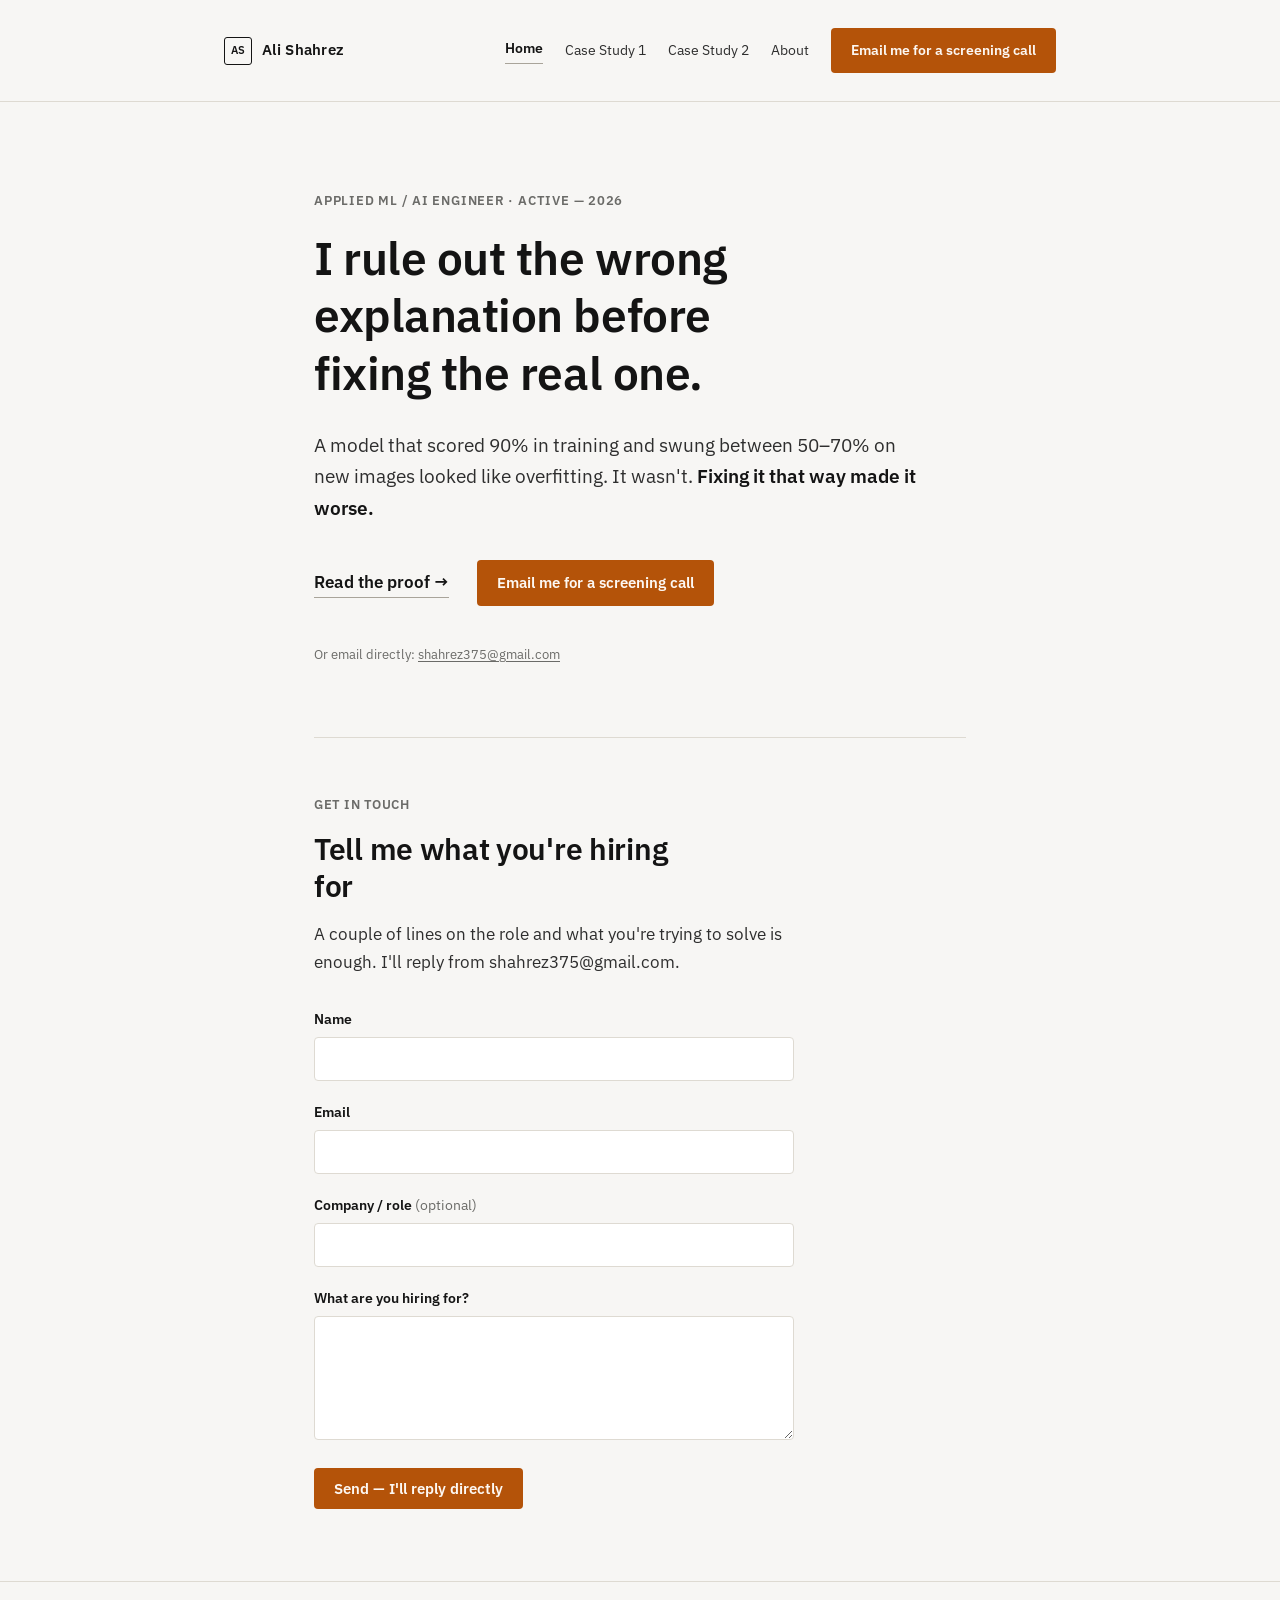
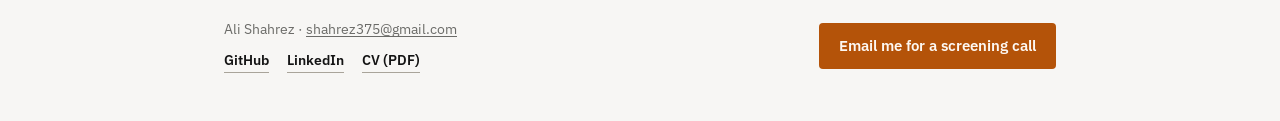
<file: index.html>
<!DOCTYPE html>
<html lang="en">
<head>
<meta charset="UTF-8">
<meta name="viewport" content="width=device-width, initial-scale=1.0">
<title>Ali Shahrez — Applied ML Engineer</title>
<meta name="description" content="I rule out the wrong explanation before fixing the real one. Applied ML portfolio — lung cancer detection CNN ensemble case study.">
<link rel="canonical" href="https://ml-portfolio-ali-shahrez.netlify.app/">
<meta property="og:type" content="website">
<meta property="og:title" content="Ali Shahrez — Applied ML Engineer">
<meta property="og:description" content="I rule out the wrong explanation before fixing the real one. Applied ML portfolio — lung cancer detection CNN ensemble case study.">
<meta property="og:image" content="https://ml-portfolio-ali-shahrez.netlify.app/assets/og-image.png">
<meta property="og:url" content="https://ml-portfolio-ali-shahrez.netlify.app/">
<meta name="twitter:card" content="summary_large_image">
<meta name="twitter:title" content="Ali Shahrez — Applied ML Engineer">
<meta name="twitter:description" content="I rule out the wrong explanation before fixing the real one. Applied ML portfolio — lung cancer detection CNN ensemble case study.">
<meta name="twitter:image" content="https://ml-portfolio-ali-shahrez.netlify.app/assets/og-image.png">
<link rel="icon" href="data:image/svg+xml,<svg xmlns=%22http://www.w3.org/2000/svg%22 viewBox=%220 0 32 32%22><rect width=%2232%22 height=%2232%22 rx=%224%22 fill=%22%23141414%22/><text x=%2216%22 y=%2221%22 font-family=%22IBM Plex Sans, sans-serif%22 font-weight=%22600%22 font-size=%2213%22 fill=%22%23F7F6F4%22 text-anchor=%22middle%22>AS</text></svg>">
<link rel="preconnect" href="https://fonts.googleapis.com">
<link rel="preconnect" href="https://fonts.gstatic.com" crossorigin>
<link href="https://fonts.googleapis.com/css2?family=IBM+Plex+Sans:wght@400;600&display=swap" rel="stylesheet">
<link rel="stylesheet" href="styles.css">
</head>
<body>

<a class="skip-link" href="#main">Skip to content</a>

<header class="site-header">
  <div class="wrap-wide">
    <a class="wordmark" href="index.html">
      <span class="mark">AS</span> Ali Shahrez
    </a>
    <nav class="site-nav" aria-label="Primary">
      <a href="index.html" class="current">Home</a>
      <a href="case-study-1.html">Case Study 1</a>
      <a href="case-study-2.html">Case Study 2</a>
      <a href="about.html">About</a>
      <a class="cta-button" href="#contact">Email me for a screening call</a>
    </nav>
  </div>
</header>

<main id="main">
  <div class="wrap">
    <section class="hero">
      <p class="eyebrow">Applied ML / AI engineer · Active — 2026</p>
      <h1>I rule out the wrong explanation before fixing the real one.</h1>
      <p class="hook">
        A model that scored 90% in training and swung between 50–70% on new images
        looked like overfitting. It wasn't.
        <span class="turn">Fixing it that way made it worse.</span>
      </p>
      <div class="hero-actions">
        <a class="plain-link" href="case-study-1.html">Read the proof →</a>
        <a class="cta-button" href="#contact">Email me for a screening call</a>
        <span class="cta-fallback">Or email directly: <a href="mailto:shahrez375@gmail.com?subject=Screening%20call">shahrez375@gmail.com</a></span>
      </div>
    </section>

    <section class="contact-section" id="contact">
      <p class="cs-kicker">Get in touch</p>
      <h2>Tell me what you're hiring for</h2>
      <p class="contact-intro">
        A couple of lines on the role and what you're trying to solve is enough.
        I'll reply from shahrez375@gmail.com.
      </p>

      <form name="contact" method="POST" data-netlify="true" netlify-honeypot="bot-field" id="contact-form" class="contact-form">
        <input type="hidden" name="form-name" value="contact">
        <p class="hp-field" aria-hidden="true">
          <label>Leave this field blank: <input name="bot-field" tabindex="-1" autocomplete="off"></label>
        </p>

        <div class="form-row">
          <label for="name">Name</label>
          <input type="text" id="name" name="name" required>
        </div>

        <div class="form-row">
          <label for="email">Email</label>
          <input type="email" id="email" name="email" required>
        </div>

        <div class="form-row">
          <label for="company">Company / role <span class="optional">(optional)</span></label>
          <input type="text" id="company" name="company">
        </div>

        <div class="form-row">
          <label for="message">What are you hiring for?</label>
          <textarea id="message" name="message" rows="5" required></textarea>
        </div>

        <button type="submit" class="cta-button">Send — I'll reply directly</button>
      </form>

      <p class="form-status form-success" id="form-success" hidden>
        Sent — that reached me. I'll reply from shahrez375@gmail.com.
      </p>
      <p class="form-status form-error" id="form-error" hidden>
        That didn't go through. Email me directly instead:
        <a href="mailto:shahrez375@gmail.com?subject=Screening%20call">shahrez375@gmail.com</a>
      </p>
    </section>
  </div>
</main>

<footer class="site-footer">
  <div class="wrap-wide">
    <div class="foot-info">
      <p class="foot-meta">Ali Shahrez · <a href="mailto:shahrez375@gmail.com?subject=Screening%20call">shahrez375@gmail.com</a></p>
      <div class="foot-links">
        <a class="plain-link" href="https://github.com/Ali-Shahrez" target="_blank" rel="noopener">GitHub</a>
        <a class="plain-link" href="https://www.linkedin.com/in/ali-shahrez-608b70324/" target="_blank" rel="noopener">LinkedIn</a>
        <a class="plain-link" href="assets/CV.pdf" target="_blank" rel="noopener">CV (PDF)</a>
      </div>
    </div>
    <a class="cta-button" href="#contact">Email me for a screening call</a>
  </div>
</footer>

<script src="assets/copy-email.js" defer></script>
<script src="assets/contact-form.js" defer></script>
</body>
</html>
</file>
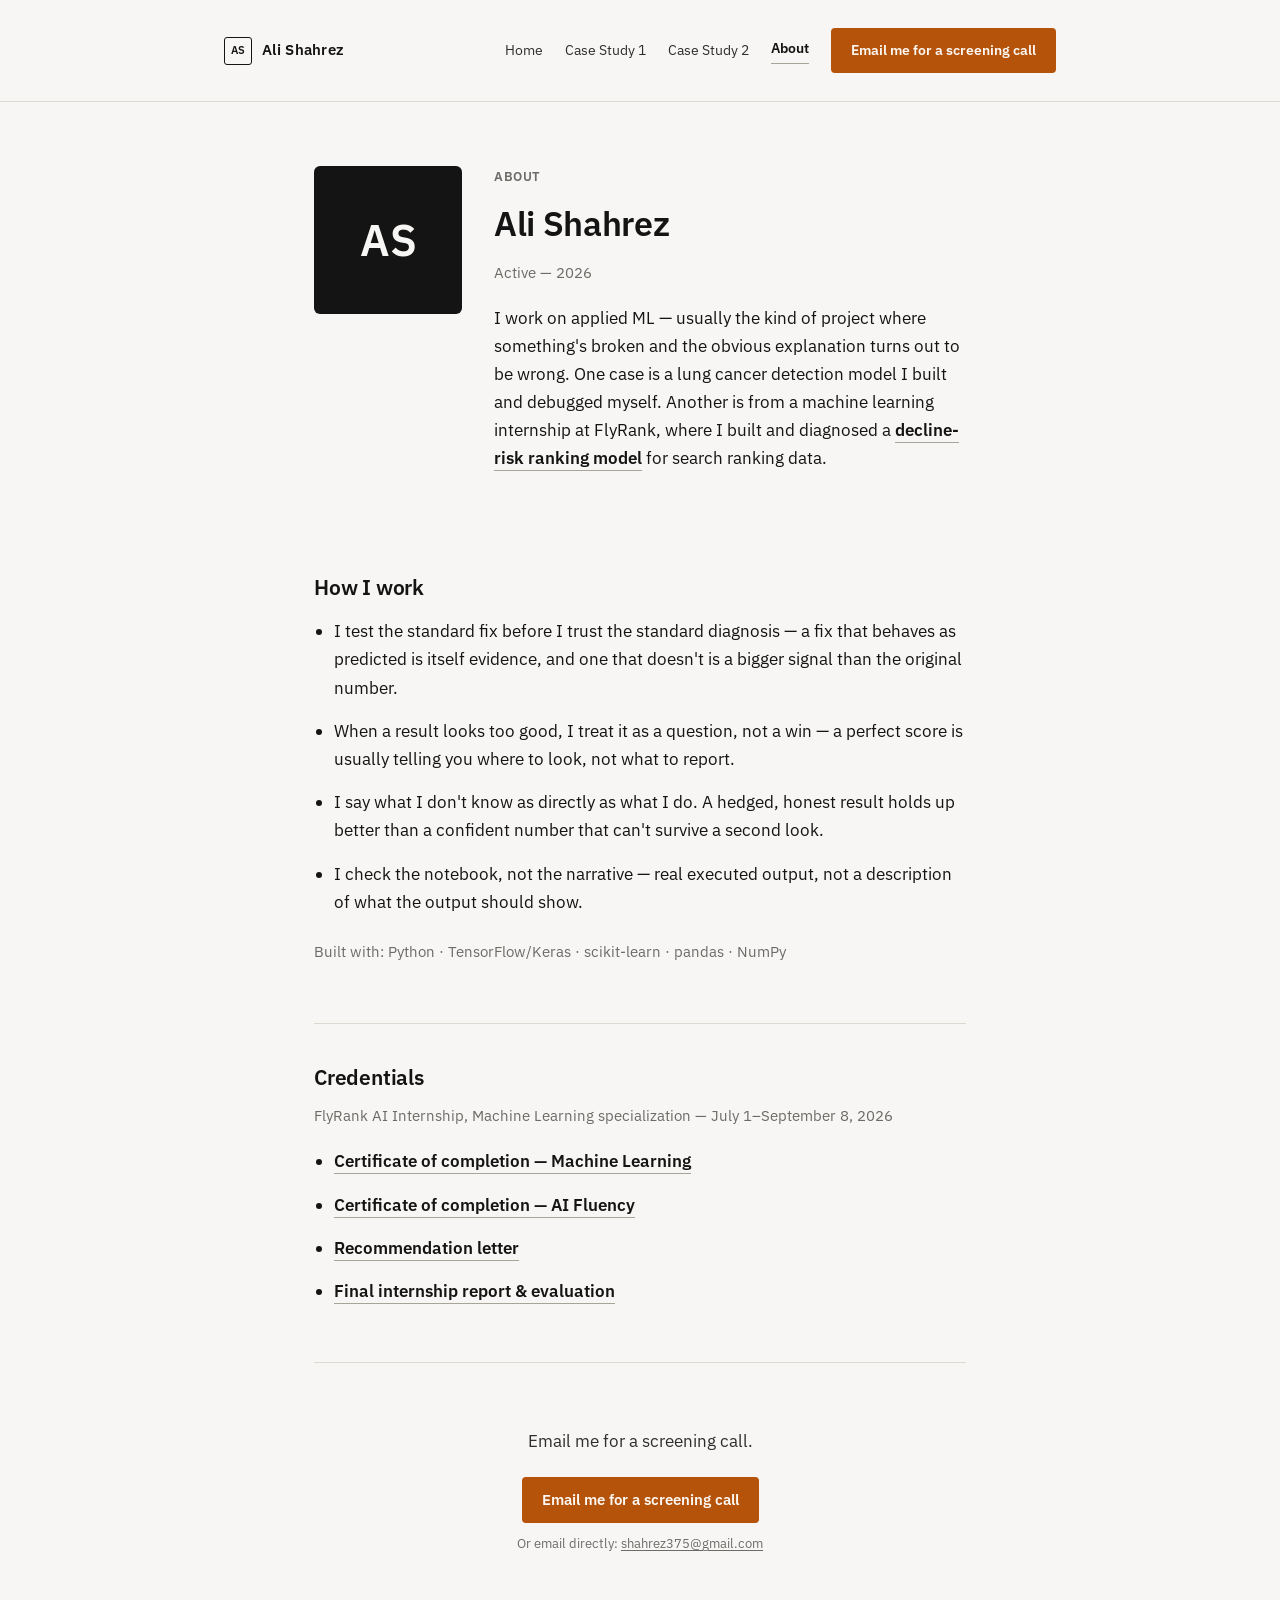
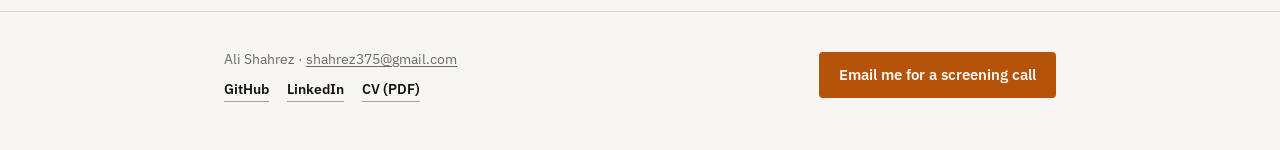
<file: about.html>
<!DOCTYPE html>
<html lang="en">
<head>
<meta charset="UTF-8">
<meta name="viewport" content="width=device-width, initial-scale=1.0">
<title>About — Ali Shahrez</title>
<meta name="description" content="Applied ML engineer. I work on the kind of project where something's broken and the obvious explanation turns out to be wrong.">
<link rel="canonical" href="https://ml-portfolio-ali-shahrez.netlify.app/about.html">
<meta property="og:type" content="website">
<meta property="og:title" content="About — Ali Shahrez">
<meta property="og:description" content="Applied ML engineer. I work on the kind of project where something's broken and the obvious explanation turns out to be wrong.">
<meta property="og:image" content="https://ml-portfolio-ali-shahrez.netlify.app/assets/og-image.png">
<meta property="og:url" content="https://ml-portfolio-ali-shahrez.netlify.app/about.html">
<meta name="twitter:card" content="summary_large_image">
<meta name="twitter:title" content="About — Ali Shahrez">
<meta name="twitter:description" content="Applied ML engineer. I work on the kind of project where something's broken and the obvious explanation turns out to be wrong.">
<meta name="twitter:image" content="https://ml-portfolio-ali-shahrez.netlify.app/assets/og-image.png">
<link rel="icon" href="data:image/svg+xml,<svg xmlns=%22http://www.w3.org/2000/svg%22 viewBox=%220 0 32 32%22><rect width=%2232%22 height=%2232%22 rx=%224%22 fill=%22%23141414%22/><text x=%2216%22 y=%2221%22 font-family=%22IBM Plex Sans, sans-serif%22 font-weight=%22600%22 font-size=%2213%22 fill=%22%23F7F6F4%22 text-anchor=%22middle%22>AS</text></svg>">
<link rel="preconnect" href="https://fonts.googleapis.com">
<link rel="preconnect" href="https://fonts.gstatic.com" crossorigin>
<link href="https://fonts.googleapis.com/css2?family=IBM+Plex+Sans:wght@400;600&display=swap" rel="stylesheet">
<link rel="stylesheet" href="styles.css">
</head>
<body>

<a class="skip-link" href="#main">Skip to content</a>

<header class="site-header">
  <div class="wrap-wide">
    <a class="wordmark" href="index.html">
      <span class="mark">AS</span> Ali Shahrez
    </a>
    <nav class="site-nav" aria-label="Primary">
      <a href="index.html">Home</a>
      <a href="case-study-1.html">Case Study 1</a>
      <a href="case-study-2.html">Case Study 2</a>
      <a href="about.html" class="current">About</a>
      <a class="cta-button" href="index.html#contact">Email me for a screening call</a>
    </nav>
  </div>
</header>

<main id="main">
  <div class="wrap">

    <div class="about-hero">
      <!-- TEMPORARY: monogram placeholder, not a to-do note. Swap for the real
           head-and-shoulders bio photo as soon as it's ready — no AI-generated
           or stock photo here, this is the one place on the site where the
           subject is a real person, per the image-curation call. -->
      <div class="bio-photo-slot" aria-hidden="true"><span class="mono">AS</span></div>
      <div>
        <p class="cs-kicker" style="margin-top:0;">About</p>
        <h1 style="font-size: clamp(26px, 4vw, 34px); max-width: 18ch;">Ali Shahrez</h1>
        <p class="cs-meta" style="margin-top: 6px;">Active — 2026</p>
        <p style="margin-top: 16px;">
          I work on applied ML — usually the kind of project where something's broken
          and the obvious explanation turns out to be wrong. One case is a lung cancer
          detection model I built and debugged myself. Another is from a machine
          learning internship at FlyRank, where I built and diagnosed a
          <a class="plain-link" href="case-study-2.html">decline-risk ranking model</a>
          for search ranking data.
        </p>
      </div>
    </div>

    <section class="beat">
      <h2>How I work</h2>
      <ul class="how-i-work">
        <li>I test the standard fix before I trust the standard diagnosis — a fix that behaves as predicted is itself evidence, and one that doesn't is a bigger signal than the original number.</li>
        <li>When a result looks too good, I treat it as a question, not a win — a perfect score is usually telling you where to look, not what to report.</li>
        <li>I say what I don't know as directly as what I do. A hedged, honest result holds up better than a confident number that can't survive a second look.</li>
        <li>I check the notebook, not the narrative — real executed output, not a description of what the output should show.</li>
      </ul>
      <p class="cs-meta" style="margin-top: 24px;">Built with: Python · TensorFlow/Keras · scikit-learn · pandas · NumPy</p>
    </section>

    <section class="beat">
      <h2>Credentials</h2>
      <p class="cs-meta" style="margin-top: 0;">FlyRank AI Internship, Machine Learning specialization — July 1–September 8, 2026</p>
      <ul class="how-i-work" style="margin-top: 14px;">
        <li><a class="plain-link" href="assets/flyrank-certificate-ml.pdf" target="_blank" rel="noopener">Certificate of completion — Machine Learning</a></li>
        <li><a class="plain-link" href="assets/flyrank-certificate-ai-fluency.pdf" target="_blank" rel="noopener">Certificate of completion — AI Fluency</a></li>
        <li><a class="plain-link" href="assets/flyrank-recommendation-letter.pdf" target="_blank" rel="noopener">Recommendation letter</a></li>
        <li><a class="plain-link" href="assets/flyrank-final-evaluation.pdf" target="_blank" rel="noopener">Final internship report &amp; evaluation</a></li>
      </ul>
    </section>

    <div class="closing-cta">
      <p>Email me for a screening call.</p>
      <a class="cta-button" href="index.html#contact">Email me for a screening call</a>
      <span class="cta-fallback">Or email directly: <a href="mailto:shahrez375@gmail.com?subject=Screening%20call">shahrez375@gmail.com</a></span>
    </div>

  </div>
</main>

<footer class="site-footer">
  <div class="wrap-wide">
    <div class="foot-info">
      <p class="foot-meta">Ali Shahrez · <a href="mailto:shahrez375@gmail.com?subject=Screening%20call">shahrez375@gmail.com</a></p>
      <div class="foot-links">
        <a class="plain-link" href="https://github.com/Ali-Shahrez" target="_blank" rel="noopener">GitHub</a>
        <a class="plain-link" href="https://www.linkedin.com/in/ali-shahrez-608b70324/" target="_blank" rel="noopener">LinkedIn</a>
        <a class="plain-link" href="assets/CV.pdf" target="_blank" rel="noopener">CV (PDF)</a>
      </div>
    </div>
    <a class="cta-button" href="index.html#contact">Email me for a screening call</a>
  </div>
</footer>

<script src="assets/copy-email.js" defer></script>
</body>
</html>
</file>
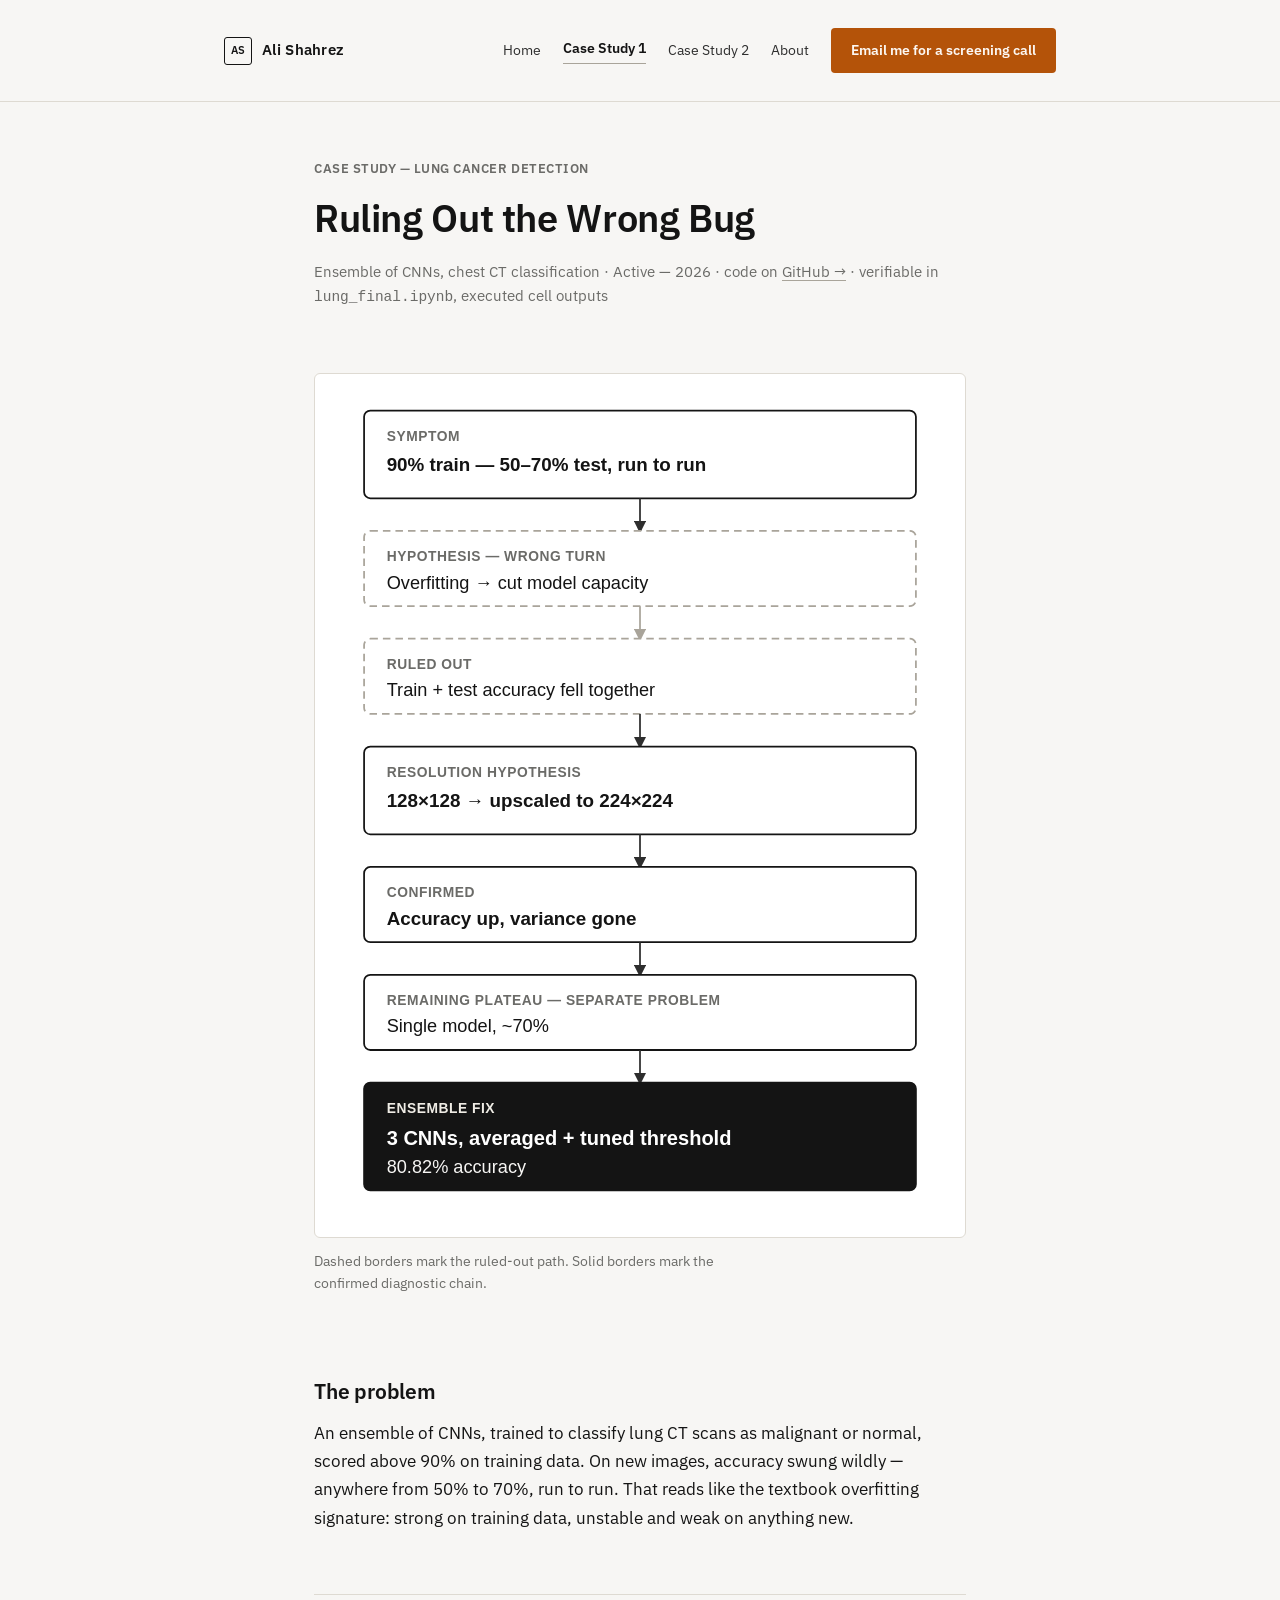
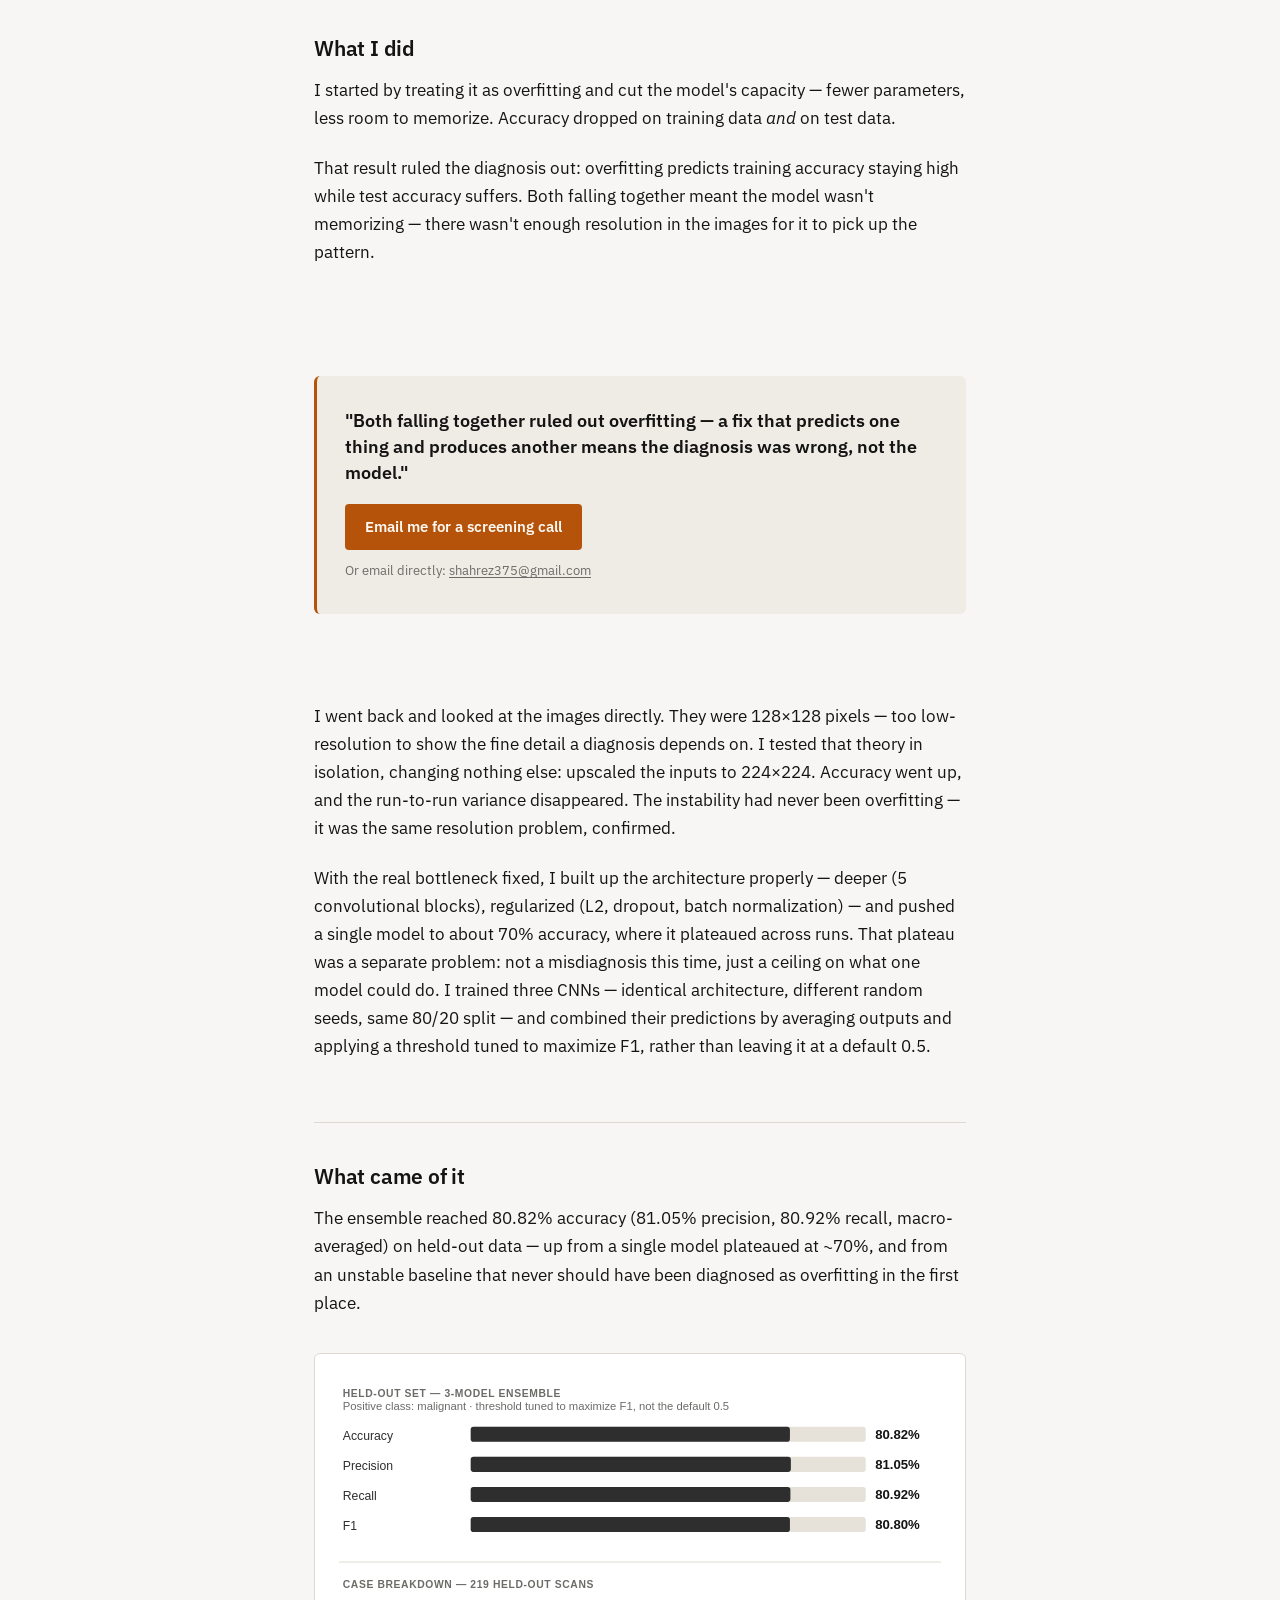
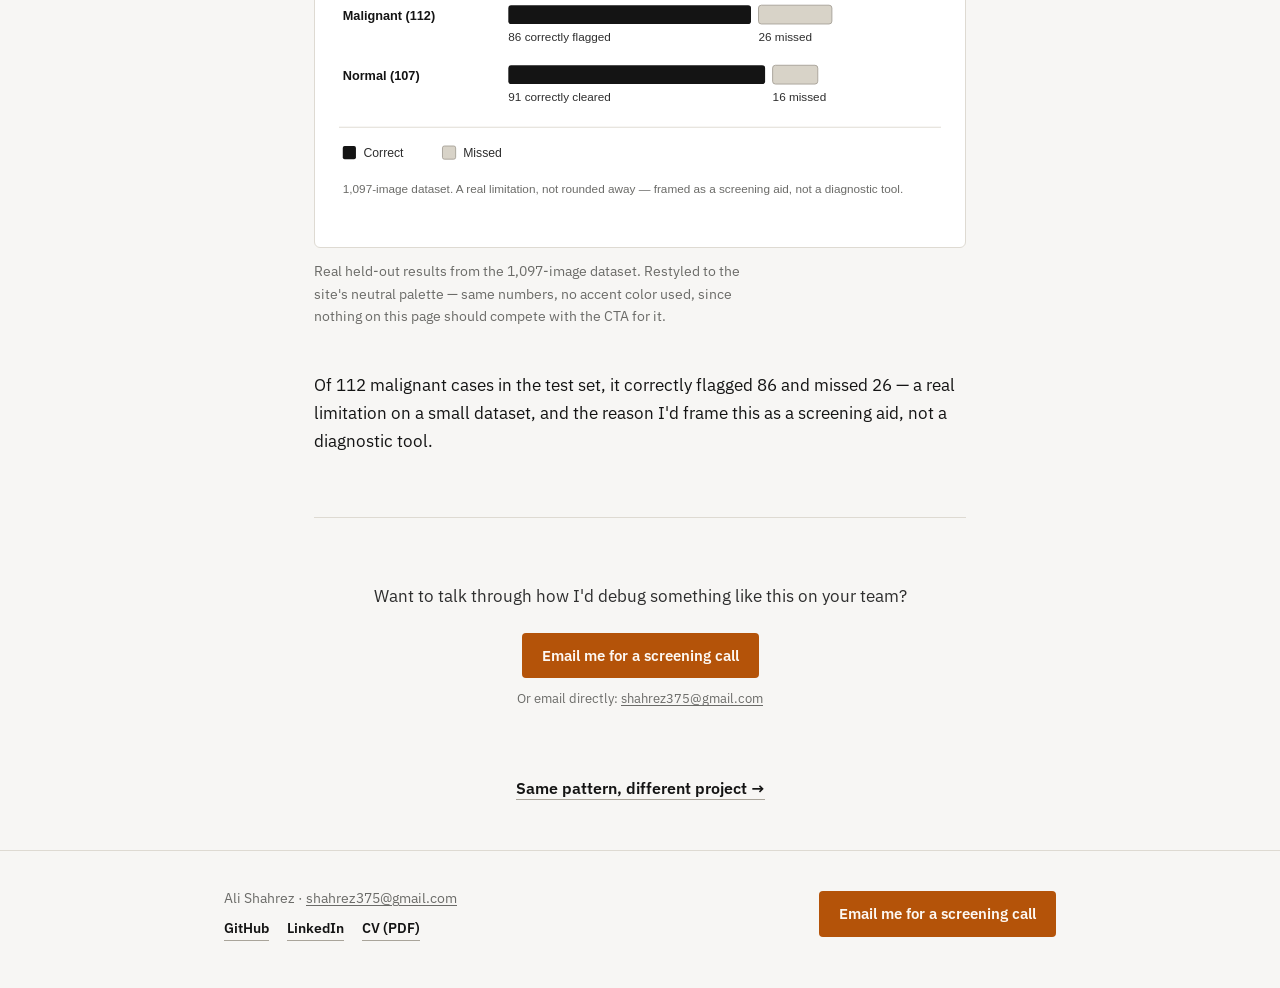
<file: case-study-1.html>
<!DOCTYPE html>
<html lang="en">
<head>
<meta charset="UTF-8">
<meta name="viewport" content="width=device-width, initial-scale=1.0">
<title>Case Study — Lung Cancer Detection: Ruling Out the Wrong Bug | Ali Shahrez</title>
<meta name="description" content="A model that scored 90% in training and swung 50–70% on new images looked like overfitting. It wasn't. Here's how I ruled it out and found the real cause.">
<link rel="canonical" href="https://ml-portfolio-ali-shahrez.netlify.app/case-study-1.html">
<meta property="og:type" content="article">
<meta property="og:title" content="Case Study — Lung Cancer Detection: Ruling Out the Wrong Bug | Ali Shahrez">
<meta property="og:description" content="A model that scored 90% in training and swung 50–70% on new images looked like overfitting. It wasn't. Here's how I ruled it out and found the real cause.">
<meta property="og:image" content="https://ml-portfolio-ali-shahrez.netlify.app/assets/og-image.png">
<meta property="og:url" content="https://ml-portfolio-ali-shahrez.netlify.app/case-study-1.html">
<meta name="twitter:card" content="summary_large_image">
<meta name="twitter:title" content="Case Study — Lung Cancer Detection: Ruling Out the Wrong Bug | Ali Shahrez">
<meta name="twitter:description" content="A model that scored 90% in training and swung 50–70% on new images looked like overfitting. It wasn't. Here's how I ruled it out and found the real cause.">
<meta name="twitter:image" content="https://ml-portfolio-ali-shahrez.netlify.app/assets/og-image.png">
<link rel="icon" href="data:image/svg+xml,<svg xmlns=%22http://www.w3.org/2000/svg%22 viewBox=%220 0 32 32%22><rect width=%2232%22 height=%2232%22 rx=%224%22 fill=%22%23141414%22/><text x=%2216%22 y=%2221%22 font-family=%22IBM Plex Sans, sans-serif%22 font-weight=%22600%22 font-size=%2213%22 fill=%22%23F7F6F4%22 text-anchor=%22middle%22>AS</text></svg>">
<link rel="preconnect" href="https://fonts.googleapis.com">
<link rel="preconnect" href="https://fonts.gstatic.com" crossorigin>
<link href="https://fonts.googleapis.com/css2?family=IBM+Plex+Sans:wght@400;600&display=swap" rel="stylesheet">
<link rel="stylesheet" href="styles.css">
</head>
<body>

<a class="skip-link" href="#main">Skip to content</a>

<header class="site-header">
  <div class="wrap-wide">
    <a class="wordmark" href="index.html">
      <span class="mark">AS</span> Ali Shahrez
    </a>
    <nav class="site-nav" aria-label="Primary">
      <a href="index.html">Home</a>
      <a href="case-study-1.html" class="current">Case Study 1</a>
      <a href="case-study-2.html">Case Study 2</a>
      <a href="about.html">About</a>
      <a class="cta-button" href="index.html#contact">Email me for a screening call</a>
    </nav>
  </div>
</header>

<main id="main">
  <div class="wrap">

    <div class="cs-header">
      <p class="cs-kicker">Case study — lung cancer detection</p>
      <h1>Ruling Out the Wrong Bug</h1>
      <p class="cs-meta">
        Ensemble of CNNs, chest CT classification · Active — 2026 · code on
        <a href="https://github.com/Ali-Shahrez/Lung-Cancer-AI-Ensemble-CNN" target="_blank" rel="noopener">GitHub →</a>
        · verifiable in <code>lung_final.ipynb</code>, executed cell outputs
      </p>
    </div>

    <div class="figure">
      <div class="figure-frame">
        <img src="assets/diagnostic-path-diagram.svg"
             alt="Diagnostic reasoning chain: symptom of 90% train and 50–70% test accuracy leads to an overfitting hypothesis, shown with a dashed border as ruled out once train and test accuracy fell together under a capacity cut. Solid-bordered boxes show the confirmed chain: resolution hypothesis of low-resolution images, confirmed by upscaling to 224 pixels, a remaining single-model plateau around 70%, and the final ensemble fix reaching 80.82% accuracy.">
      </div>
      <figcaption>Dashed borders mark the ruled-out path. Solid borders mark the confirmed diagnostic chain.</figcaption>
    </div>

    <section class="beat">
      <h2>The problem</h2>
      <p>
        An ensemble of CNNs, trained to classify lung CT scans as malignant or normal,
        scored above 90% on training data. On new images, accuracy swung wildly —
        anywhere from 50% to 70%, run to run. That reads like the textbook overfitting
        signature: strong on training data, unstable and weak on anything new.
      </p>
    </section>

    <section class="beat">
      <h2>What I did</h2>
      <p>
        I started by treating it as overfitting and cut the model's capacity — fewer
        parameters, less room to memorize. Accuracy dropped on training data <em>and</em>
        on test data.
      </p>
      <p>
        That result ruled the diagnosis out: overfitting predicts training accuracy
        staying high while test accuracy suffers. Both falling together meant the model
        wasn't memorizing — there wasn't enough resolution in the images for it to pick
        up the pattern.
      </p>
    </section>

    <div class="mid-cta">
      <p class="pull-quote">
        "Both falling together ruled out overfitting — a fix that predicts one thing and
        produces another means the diagnosis was wrong, not the model."
      </p>
      <a class="cta-button" href="index.html#contact">Email me for a screening call</a>
      <span class="cta-fallback">Or email directly: <a href="mailto:shahrez375@gmail.com?subject=Screening%20call">shahrez375@gmail.com</a></span>
    </div>

    <section class="beat">
      <p>
        I went back and looked at the images directly. They were 128×128 pixels — too
        low-resolution to show the fine detail a diagnosis depends on. I tested that
        theory in isolation, changing nothing else: upscaled the inputs to 224×224.
        Accuracy went up, and the run-to-run variance disappeared. The instability had
        never been overfitting — it was the same resolution problem, confirmed.
      </p>
      <p>
        With the real bottleneck fixed, I built up the architecture properly — deeper
        (5 convolutional blocks), regularized (L2, dropout, batch normalization) — and
        pushed a single model to about 70% accuracy, where it plateaued across runs.
        That plateau was a separate problem: not a misdiagnosis this time, just a
        ceiling on what one model could do. I trained three CNNs — identical
        architecture, different random seeds, same 80/20 split — and combined their
        predictions by averaging outputs and applying a threshold tuned to maximize F1,
        rather than leaving it at a default 0.5.
      </p>
    </section>

    <section class="beat">
      <h2>What came of it</h2>
      <p>
        The ensemble reached 80.82% accuracy (81.05% precision, 80.92% recall,
        macro-averaged) on held-out data — up from a single model plateaued at ~70%,
        and from an unstable baseline that never should have been diagnosed as
        overfitting in the first place.
      </p>
      <div class="figure">
        <div class="figure-frame">
          <img src="assets/ensemble-metrics-chart.svg"
               alt="Bar chart of held-out metrics: accuracy 80.82%, precision 81.05%, recall 80.92%, F1 80.8%. Positive class is malignant; decision threshold tuned to maximize F1, not the default 0.5. Case breakdown: of 112 malignant cases, 86 correctly flagged and 26 missed. Of 107 normal cases, 91 correctly cleared and 16 missed.">
        </div>
        <figcaption>Real held-out results from the 1,097-image dataset. Restyled to the site's neutral palette — same numbers, no accent color used, since nothing on this page should compete with the CTA for it.</figcaption>
      </div>
      <p>
        Of 112 malignant cases in the test set, it correctly flagged 86 and missed 26 —
        a real limitation on a small dataset, and the reason I'd frame this as a
        screening aid, not a diagnostic tool.
      </p>
    </section>

    <div class="closing-cta">
      <p>Want to talk through how I'd debug something like this on your team?</p>
      <a class="cta-button" href="index.html#contact">Email me for a screening call</a>
      <span class="cta-fallback">Or email directly: <a href="mailto:shahrez375@gmail.com?subject=Screening%20call">shahrez375@gmail.com</a></span>
    </div>

    <div class="bridge">
      <a class="plain-link" href="case-study-2.html">Same pattern, different project →</a>
    </div>

  </div>
</main>

<footer class="site-footer">
  <div class="wrap-wide">
    <div class="foot-info">
      <p class="foot-meta">Ali Shahrez · <a href="mailto:shahrez375@gmail.com?subject=Screening%20call">shahrez375@gmail.com</a></p>
      <div class="foot-links">
        <a class="plain-link" href="https://github.com/Ali-Shahrez" target="_blank" rel="noopener">GitHub</a>
        <a class="plain-link" href="https://www.linkedin.com/in/ali-shahrez-608b70324/" target="_blank" rel="noopener">LinkedIn</a>
        <a class="plain-link" href="assets/CV.pdf" target="_blank" rel="noopener">CV (PDF)</a>
      </div>
    </div>
    <a class="cta-button" href="index.html#contact">Email me for a screening call</a>
  </div>
</footer>

<script src="assets/copy-email.js" defer></script>
</body>
</html>
</file>
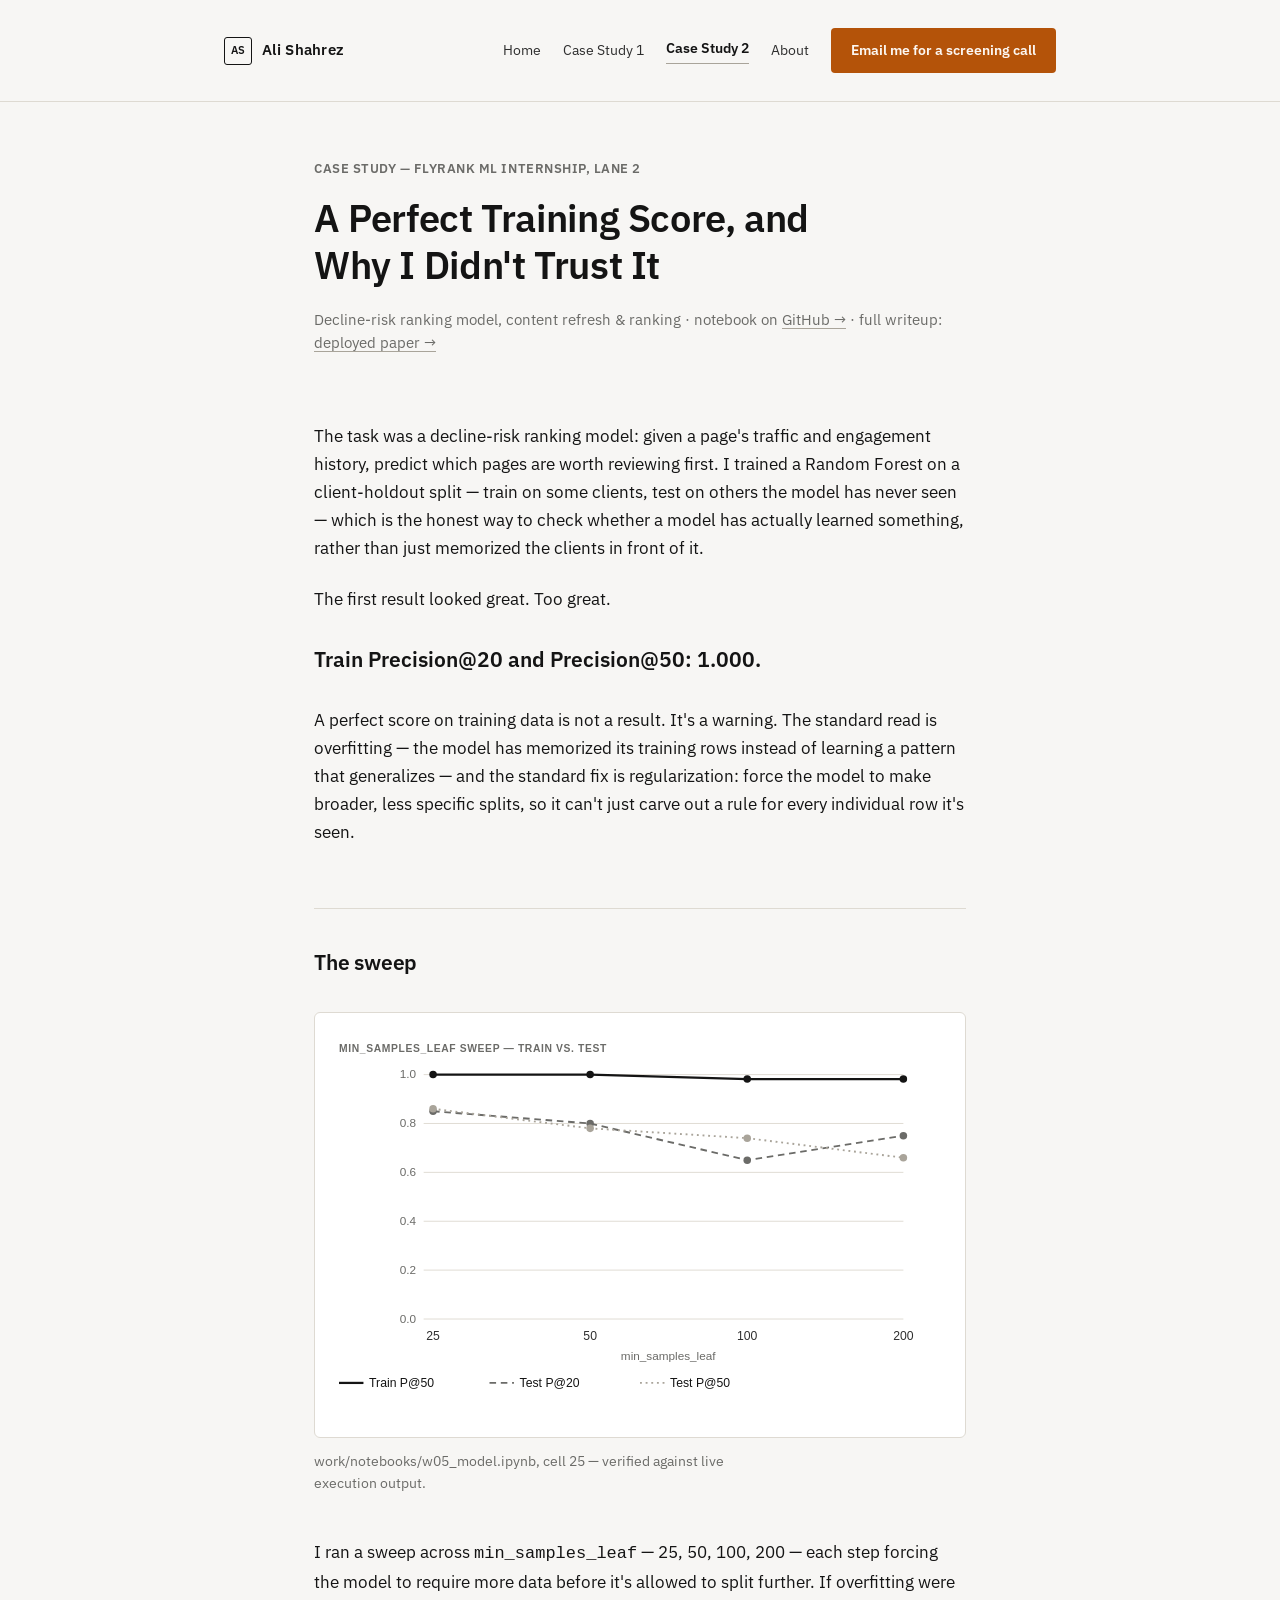
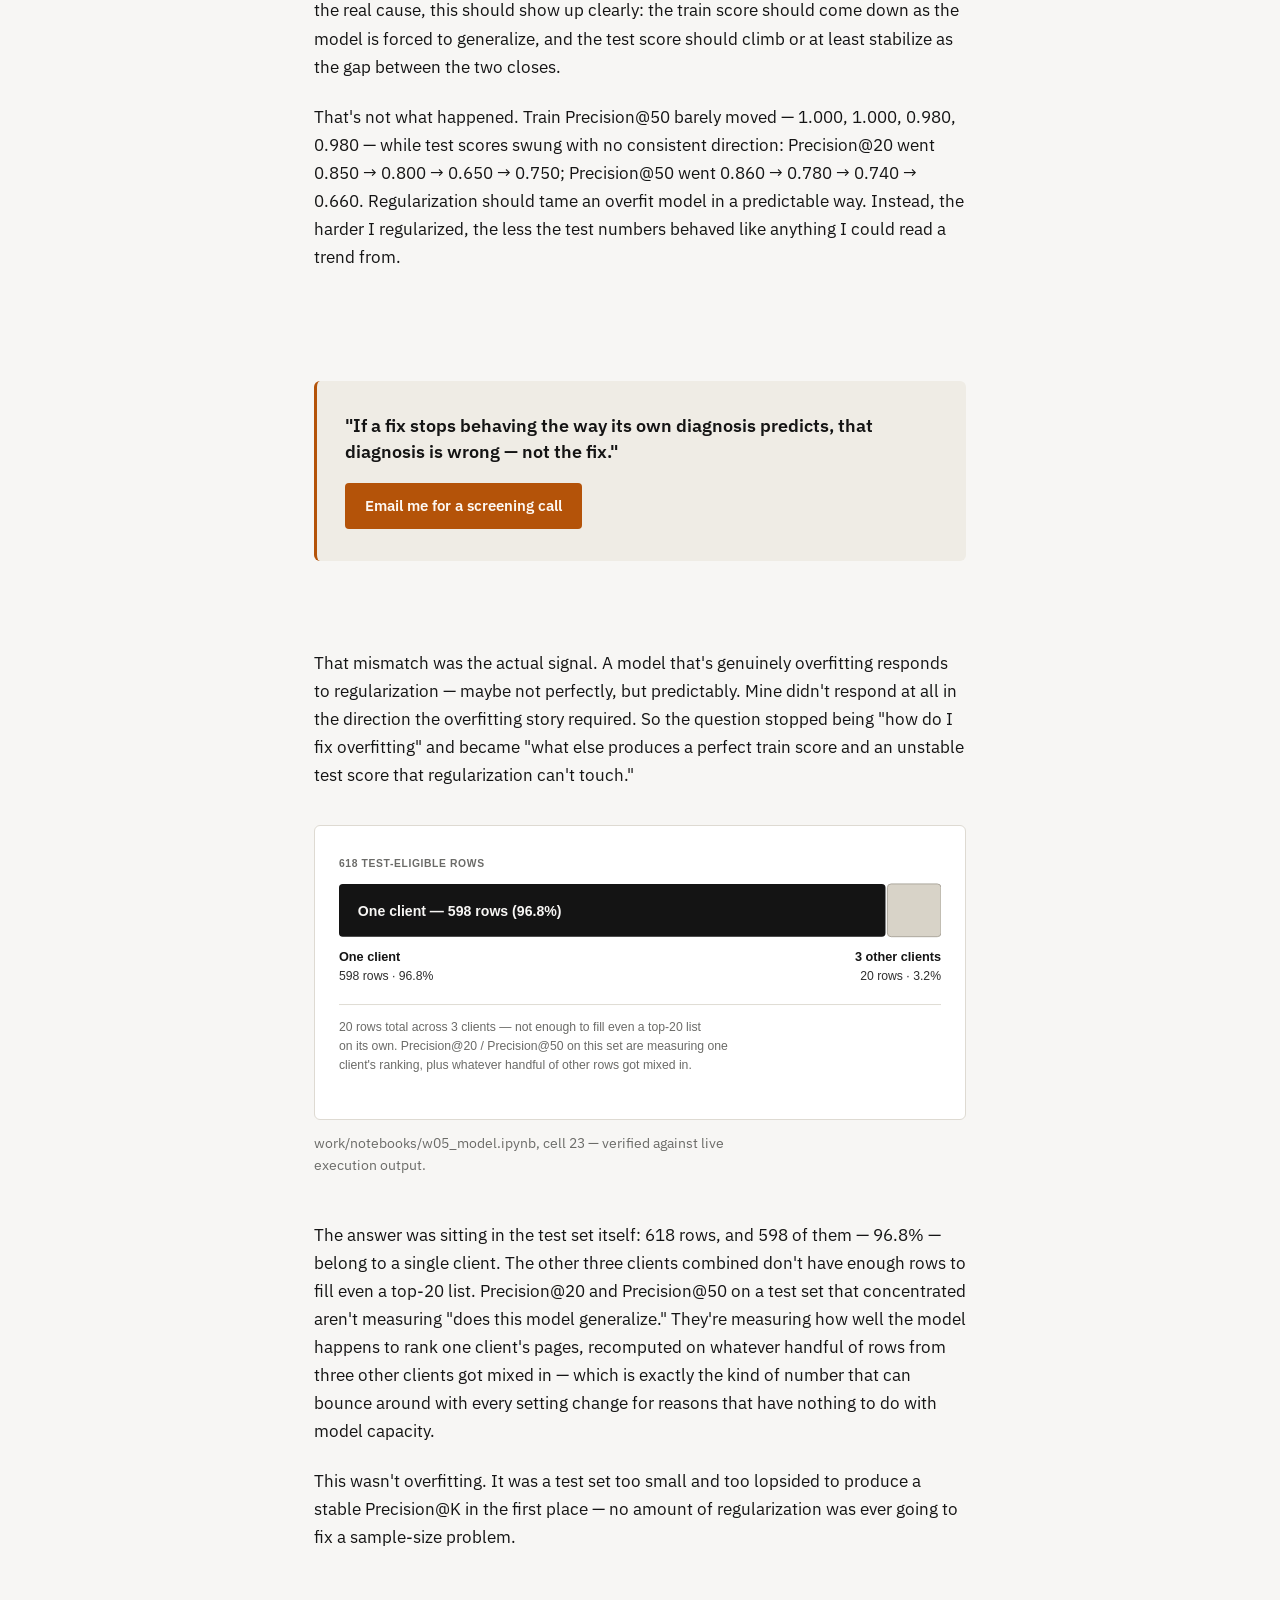
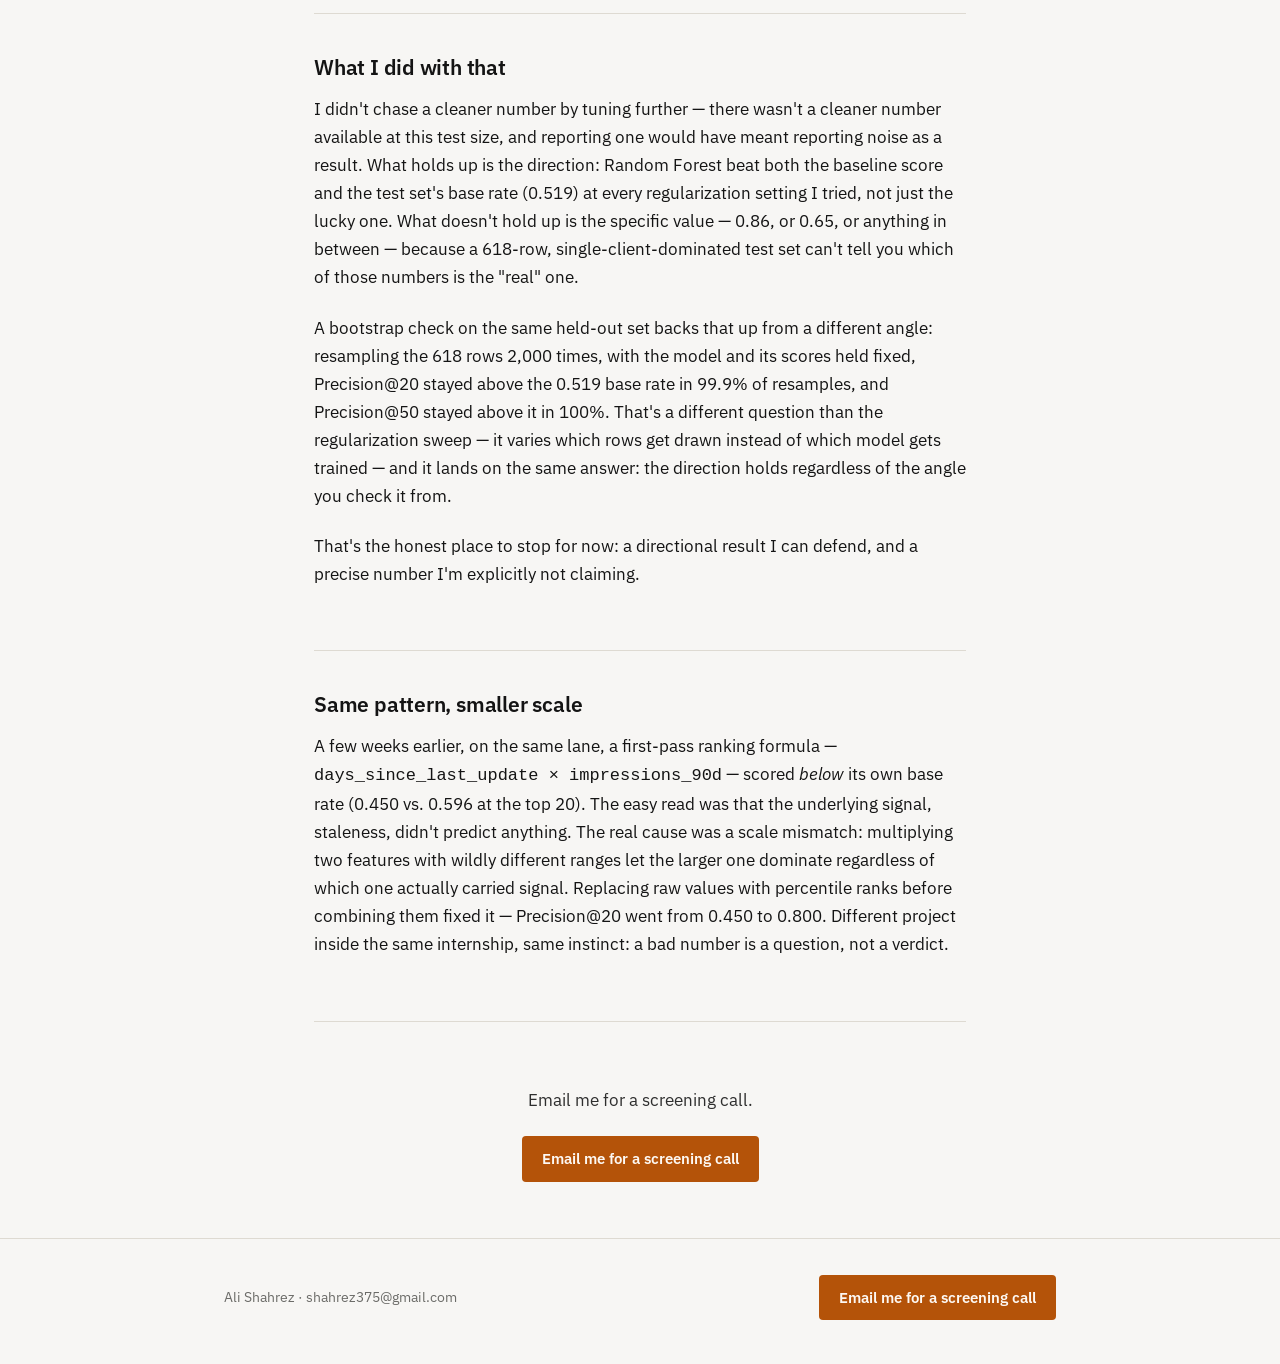
<file: case-study-2.html>
<!DOCTYPE html>
<html lang="en">
<head>
<meta charset="UTF-8">
<meta name="viewport" content="width=device-width, initial-scale=1.0">
<title>Case Study — A Perfect Training Score, and Why I Didn't Trust It | Ali Shahrez</title>
<meta name="description" content="A Random Forest hit a perfect training score. The standard fix didn't behave the way its own diagnosis predicted — so the diagnosis was wrong, not the fix.">
<link rel="icon" href="data:image/svg+xml,<svg xmlns=%22http://www.w3.org/2000/svg%22 viewBox=%220 0 32 32%22><rect width=%2232%22 height=%2232%22 rx=%224%22 fill=%22%23141414%22/><text x=%2216%22 y=%2221%22 font-family=%22IBM Plex Sans, sans-serif%22 font-weight=%22600%22 font-size=%2213%22 fill=%22%23F7F6F4%22 text-anchor=%22middle%22>AS</text></svg>">
<link rel="preconnect" href="https://fonts.googleapis.com">
<link rel="preconnect" href="https://fonts.gstatic.com" crossorigin>
<link href="https://fonts.googleapis.com/css2?family=IBM+Plex+Sans:wght@400;600&display=swap" rel="stylesheet">
<link rel="stylesheet" href="styles.css">
</head>
<body>

<a class="skip-link" href="#main">Skip to content</a>

<header class="site-header">
  <div class="wrap-wide">
    <a class="wordmark" href="index.html">
      <span class="mark">AS</span> Ali Shahrez
    </a>
    <nav class="site-nav" aria-label="Primary">
      <a href="index.html">Home</a>
      <a href="case-study-1.html">Case Study 1</a>
      <a href="case-study-2.html" class="current">Case Study 2</a>
      <a href="about.html">About</a>
      <a class="cta-button" href="mailto:shahrez375@gmail.com?subject=Screening%20call">Email me for a screening call</a>
    </nav>
  </div>
</header>

<main id="main">
  <div class="wrap">

    <div class="cs-header">
      <p class="cs-kicker">Case study — FlyRank ML internship, Lane 2</p>
      <h1>A Perfect Training Score, and Why I Didn't Trust It</h1>
      <p class="cs-meta">
        Decline-risk ranking model, content refresh &amp; ranking · notebook on
        <a href="https://github.com/Ali-Shahrez/flyrank-ml-internship" target="_blank" rel="noopener">GitHub →</a>
        · full writeup: <a href="https://ali-shahrez.github.io/flyrank-ml-internship/" target="_blank" rel="noopener">deployed paper →</a>
      </p>
    </div>

    <section class="beat">
      <p>
        The task was a decline-risk ranking model: given a page's traffic and
        engagement history, predict which pages are worth reviewing first. I trained a
        Random Forest on a client-holdout split — train on some clients, test on others
        the model has never seen — which is the honest way to check whether a model has
        actually learned something, rather than just memorized the clients in front of it.
      </p>
      <p>The first result looked great. Too great.</p>
      <p class="stat-line">Train Precision@20 and Precision@50: 1.000.</p>
      <p>
        A perfect score on training data is not a result. It's a warning. The standard
        read is overfitting — the model has memorized its training rows instead of
        learning a pattern that generalizes — and the standard fix is regularization:
        force the model to make broader, less specific splits, so it can't just carve
        out a rule for every individual row it's seen.
      </p>
    </section>

    <section class="beat">
      <h2>The sweep</h2>
      <div class="figure">
        <div class="figure-frame">
          <img src="assets/reg-sweep-chart.svg"
               alt="Line chart of a min_samples_leaf regularization sweep across 25, 50, 100, 200. Train Precision at 50 barely moves: 1.000, 1.000, 0.980, 0.980. Test Precision at 20 swings with no consistent direction: 0.850, 0.800, 0.650, 0.750. Test Precision at 50 also swings: 0.860, 0.780, 0.740, 0.660.">
        </div>
        <figcaption>work/notebooks/w05_model.ipynb, cell 25 — verified against live execution output.</figcaption>
      </div>
      <p>
        I ran a sweep across <code>min_samples_leaf</code> — 25, 50, 100, 200 — each
        step forcing the model to require more data before it's allowed to split
        further. If overfitting were the real cause, this should show up clearly: the
        train score should come down as the model is forced to generalize, and the test
        score should climb or at least stabilize as the gap between the two closes.
      </p>
      <p>
        That's not what happened. Train Precision@50 barely moved — 1.000, 1.000,
        0.980, 0.980 — while test scores swung with no consistent direction:
        Precision@20 went 0.850 → 0.800 → 0.650 → 0.750; Precision@50 went 0.860 →
        0.780 → 0.740 → 0.660. Regularization should tame an overfit model in a
        predictable way. Instead, the harder I regularized, the less the test numbers
        behaved like anything I could read a trend from.
      </p>
    </section>

    <div class="mid-cta">
      <p class="pull-quote">
        "If a fix stops behaving the way its own diagnosis predicts, that diagnosis is
        wrong — not the fix."
      </p>
      <a class="cta-button" href="mailto:shahrez375@gmail.com?subject=Screening%20call">Email me for a screening call</a>
    </div>

    <section class="beat">
      <p>
        That mismatch was the actual signal. A model that's genuinely overfitting
        responds to regularization — maybe not perfectly, but predictably. Mine didn't
        respond at all in the direction the overfitting story required. So the question
        stopped being "how do I fix overfitting" and became "what else produces a
        perfect train score and an unstable test score that regularization can't touch."
      </p>

      <div class="figure">
        <div class="figure-frame">
          <img src="assets/client-concentration-chart.svg"
               alt="Stacked bar showing 618 test-eligible rows: 598 rows, 96.8 percent, belong to a single client, while the remaining 20 rows are split across three other clients.">
        </div>
        <figcaption>work/notebooks/w05_model.ipynb, cell 23 — verified against live execution output.</figcaption>
      </div>

      <p>
        The answer was sitting in the test set itself: 618 rows, and 598 of them —
        96.8% — belong to a single client. The other three clients combined don't have
        enough rows to fill even a top-20 list. Precision@20 and Precision@50 on a test
        set that concentrated aren't measuring "does this model generalize." They're
        measuring how well the model happens to rank one client's pages, recomputed on
        whatever handful of rows from three other clients got mixed in — which is
        exactly the kind of number that can bounce around with every setting change for
        reasons that have nothing to do with model capacity.
      </p>
      <p>
        This wasn't overfitting. It was a test set too small and too lopsided to
        produce a stable Precision@K in the first place — no amount of regularization
        was ever going to fix a sample-size problem.
      </p>
    </section>

    <section class="beat">
      <h2>What I did with that</h2>
      <p>
        I didn't chase a cleaner number by tuning further — there wasn't a cleaner
        number available at this test size, and reporting one would have meant
        reporting noise as a result. What holds up is the direction: Random Forest beat
        both the baseline score and the test set's base rate (0.519) at every
        regularization setting I tried, not just the lucky one. What doesn't hold up is
        the specific value — 0.86, or 0.65, or anything in between — because a
        618-row, single-client-dominated test set can't tell you which of those numbers
        is the "real" one.
      </p>
      <p>
        A bootstrap check on the same held-out set backs that up from a different
        angle: resampling the 618 rows 2,000 times, with the model and its scores held
        fixed, Precision@20 stayed above the 0.519 base rate in 99.9% of resamples, and
        Precision@50 stayed above it in 100%. That's a different question than the
        regularization sweep — it varies which rows get drawn instead of which model
        gets trained — and it lands on the same answer: the direction holds regardless
        of the angle you check it from.
      </p>
      <p>
        That's the honest place to stop for now: a directional result I can defend, and
        a precise number I'm explicitly not claiming.
      </p>
    </section>

    <section class="beat">
      <h2>Same pattern, smaller scale</h2>
      <p>
        A few weeks earlier, on the same lane, a first-pass ranking formula —
        <code>days_since_last_update × impressions_90d</code> — scored <em>below</em>
        its own base rate (0.450 vs. 0.596 at the top 20). The easy read was that the
        underlying signal, staleness, didn't predict anything. The real cause was a
        scale mismatch: multiplying two features with wildly different ranges let the
        larger one dominate regardless of which one actually carried signal. Replacing
        raw values with percentile ranks before combining them fixed it —
        Precision@20 went from 0.450 to 0.800. Different project inside the same
        internship, same instinct: a bad number is a question, not a verdict.
      </p>
    </section>

    <div class="closing-cta">
      <p>Email me for a screening call.</p>
      <a class="cta-button" href="mailto:shahrez375@gmail.com?subject=Screening%20call">Email me for a screening call</a>
    </div>

  </div>
</main>

<footer class="site-footer">
  <div class="wrap-wide">
    <p class="foot-meta">Ali Shahrez · shahrez375@gmail.com</p>
    <a class="cta-button" href="mailto:shahrez375@gmail.com?subject=Screening%20call">Email me for a screening call</a>
  </div>
</footer>

</body>
</html>
</file>
<file: styles.css>
/* =========================================================
   Ali Shahrez — Portfolio
   Graphite Identity Kit
   Accent (#B45309) is reserved for exactly one thing on every
   page: the screening-call CTA. It never appears anywhere else
   — not on stats, not on headers, not on hover states.
   ========================================================= */

:root {
  --bg: #F7F6F4;
  --text: #141414;
  --muted: #2E2E2E;
  --muted-soft: #6b6b68;
  --accent: #B45309;
  --accent-dark: #8a3f07;
  --hairline: #dedad2;
  --ruled-out: #a9a49a;

  --font: 'IBM Plex Sans', -apple-system, BlinkMacSystemFont, 'Segoe UI', sans-serif;

  --content-width: 700px;
  --wide-width: 880px;
}

* { box-sizing: border-box; }

html {
  scroll-behavior: smooth;
}

@media (prefers-reduced-motion: reduce) {
  html { scroll-behavior: auto; }
  * { animation-duration: 0.01ms !important; transition-duration: 0.01ms !important; }
}

body {
  margin: 0;
  background: var(--bg);
  color: var(--text);
  font-family: var(--font);
  font-weight: 400;
  line-height: 1.65;
  font-size: 17px;
  -webkit-font-smoothing: antialiased;
}

h1, h2, h3, h4 {
  font-family: var(--font);
  font-weight: 600;
  line-height: 1.25;
  margin: 0 0 0.5em 0;
  letter-spacing: -0.01em;
}

p { margin: 0 0 1.3em 0; }

a {
  color: var(--text);
  text-decoration-color: var(--ruled-out);
  text-underline-offset: 3px;
}

a:hover { text-decoration-color: var(--text); }

a:focus-visible,
button:focus-visible {
  outline: 2px solid var(--accent);
  outline-offset: 3px;
}

img, svg { max-width: 100%; height: auto; display: block; }

/* ---------- Layout shells ---------- */

.wrap {
  max-width: var(--content-width);
  margin: 0 auto;
  padding: 0 24px;
}

.wrap-wide {
  max-width: var(--wide-width);
  margin: 0 auto;
  padding: 0 24px;
}

/* ---------- Header ---------- */

.site-header {
  padding: 28px 0;
  border-bottom: 1px solid var(--hairline);
}

.site-header .wrap-wide {
  display: flex;
  align-items: center;
  justify-content: space-between;
  gap: 24px;
  flex-wrap: wrap;
}

.wordmark {
  font-weight: 600;
  font-size: 15px;
  letter-spacing: 0.02em;
  color: var(--text);
  text-decoration: none;
  display: flex;
  align-items: center;
  gap: 10px;
}

.wordmark .mark {
  width: 28px;
  height: 28px;
  border: 1.5px solid var(--text);
  border-radius: 3px;
  display: flex;
  align-items: center;
  justify-content: center;
  font-size: 11px;
  font-weight: 600;
  letter-spacing: 0;
}

nav.site-nav {
  display: flex;
  align-items: center;
  gap: 22px;
  flex-wrap: wrap;
}

nav.site-nav a {
  font-size: 14px;
  color: var(--muted);
  text-decoration: none;
  font-weight: 400;
}

nav.site-nav a:hover { color: var(--text); }

/* Scoped override: nav.site-nav a's specificity (0,1,2) otherwise beats
   .cta-button (0,1,0) and silently drops the header CTA's text back to
   --muted, failing contrast against the accent background. */
nav.site-nav a.cta-button,
nav.site-nav a.cta-button:hover {
  color: #fdf8f3;
  font-weight: 600;
}

nav.site-nav a.current {
  color: var(--text);
  font-weight: 600;
  border-bottom: 1.5px solid var(--ruled-out);
  padding-bottom: 3px;
}

/* ---------- CTA button (accent — reserved) ---------- */

.cta-button {
  display: inline-block;
  background: var(--accent);
  color: #fdf8f3;
  font-family: var(--font);
  font-weight: 600;
  font-size: 14.5px;
  text-decoration: none;
  padding: 11px 20px;
  border-radius: 4px;
  white-space: nowrap;
  transition: background 120ms ease;
}

.cta-button:hover { background: var(--accent-dark); }

.cta-button:focus-visible {
  outline: 2px solid var(--text);
  outline-offset: 3px;
}

/* Fallback line under a CTA button — for visitors whose device has no
   default mail client configured. Deliberately not accented; it supports
   the CTA, it doesn't compete with it. */
.cta-fallback {
  display: block;
  margin-top: 10px;
  font-size: 13px;
  color: var(--muted-soft);
}

.cta-fallback a {
  color: var(--muted-soft);
  text-decoration: underline;
  text-underline-offset: 2px;
}

.cta-fallback a:hover { color: var(--text); }

/* Plain-text link — deliberately NOT accented, so it never
   competes with the CTA for attention */
.plain-link {
  color: var(--text);
  font-weight: 600;
  text-decoration: none;
  border-bottom: 1.5px solid var(--ruled-out);
  padding-bottom: 1px;
}

.plain-link:hover { border-bottom-color: var(--text); }

/* ---------- Hero (home) ---------- */

.hero {
  padding: 88px 0 72px;
}

.eyebrow {
  font-size: 13px;
  font-weight: 600;
  letter-spacing: 0.06em;
  text-transform: uppercase;
  color: var(--muted-soft);
  margin-bottom: 18px;
}

.hero h1 {
  font-size: clamp(32px, 5vw, 46px);
  max-width: 15ch;
  margin-bottom: 28px;
}

.hero .hook {
  font-size: 19px;
  color: var(--muted);
  max-width: 56ch;
  margin-bottom: 36px;
}

.hero .hook .turn {
  color: var(--text);
  font-weight: 600;
}

.hero-actions {
  display: flex;
  align-items: center;
  gap: 28px;
  flex-wrap: wrap;
}

/* ---------- Case-study prose ---------- */

.cs-header {
  padding: 56px 0 8px;
}

.cs-kicker {
  font-size: 13px;
  font-weight: 600;
  letter-spacing: 0.04em;
  text-transform: uppercase;
  color: var(--muted-soft);
  margin-bottom: 14px;
}

.cs-header h1 {
  font-size: clamp(28px, 4vw, 38px);
  max-width: 22ch;
}

.cs-meta {
  color: var(--muted-soft);
  font-size: 14.5px;
  margin-top: 14px;
}

.cs-meta a { color: var(--muted-soft); }

section.beat {
  padding: 40px 0;
}

section.beat h2 {
  font-size: 21px;
  margin-bottom: 0.7em;
}

section.beat + section.beat {
  border-top: 1px solid var(--hairline);
}

.stat-line {
  font-family: var(--font);
  font-weight: 600;
  font-size: 21px;
  margin: 1.4em 0;
}

/* ---------- Mid-page CTA (peak tension) ---------- */

.mid-cta {
  margin: 48px 0;
  padding: 32px 28px;
  background: #efece5;
  border-radius: 6px;
  border-left: 3px solid var(--accent);
}

.mid-cta .pull-quote {
  font-size: 18px;
  font-weight: 600;
  line-height: 1.45;
  margin-bottom: 18px;
  color: var(--text);
}

/* ---------- Closing CTA ---------- */

.closing-cta {
  padding: 64px 0 56px;
  text-align: center;
  border-top: 1px solid var(--hairline);
}

.closing-cta p {
  color: var(--muted);
  margin-bottom: 22px;
}

/* ---------- Bridge link ---------- */

.bridge {
  padding: 8px 0 48px;
  text-align: center;
}

.bridge a {
  font-size: 15.5px;
}

/* ---------- Diagram / chart mounts ---------- */

.figure {
  margin: 36px 0 44px;
}

.figure figcaption {
  font-size: 13.5px;
  color: var(--muted-soft);
  margin-top: 12px;
  max-width: 56ch;
}

.figure .figure-frame {
  background: #ffffff;
  border: 1px solid var(--hairline);
  border-radius: 6px;
  padding: 24px;
}

/* ---------- About page ---------- */

.about-hero {
  padding: 64px 0 40px;
  display: grid;
  grid-template-columns: 148px 1fr;
  gap: 32px;
  align-items: start;
}

@media (max-width: 560px) {
  .about-hero { grid-template-columns: 1fr; }
}

.bio-photo-slot {
  width: 148px;
  height: 148px;
  border-radius: 6px;
  background: var(--text);
  display: flex;
  align-items: center;
  justify-content: center;
  text-align: center;
  font-size: 11px;
  color: var(--muted-soft);
  padding: 10px;
  line-height: 1.4;
}

.bio-photo-slot .mono {
  font-family: var(--font);
  font-weight: 600;
  font-size: 44px;
  color: var(--bg);
}

.how-i-work li {
  margin-bottom: 0.9em;
}

.how-i-work {
  padding-left: 1.2em;
}

/* ---------- Contact form ---------- */

.contact-section {
  padding: 56px 0 72px;
  border-top: 1px solid var(--hairline);
}

.contact-section h2 {
  font-size: clamp(24px, 3.5vw, 30px);
  max-width: 20ch;
}

.contact-intro {
  color: var(--muted);
  max-width: 50ch;
  margin-top: 12px;
}

.contact-form {
  max-width: 480px;
  margin-top: 32px;
}

.contact-form .form-row {
  margin-bottom: 20px;
}

.contact-form label {
  display: block;
  font-size: 14px;
  font-weight: 600;
  margin-bottom: 6px;
}

.contact-form label .optional {
  font-weight: 400;
  color: var(--muted-soft);
}

.contact-form input[type="text"],
.contact-form input[type="email"],
.contact-form textarea {
  width: 100%;
  font-family: var(--font);
  font-size: 15.5px;
  color: var(--text);
  background: #ffffff;
  border: 1px solid var(--hairline);
  border-radius: 4px;
  padding: 11px 13px;
}

.contact-form textarea {
  resize: vertical;
  min-height: 110px;
}

.contact-form input:focus-visible,
.contact-form textarea:focus-visible {
  outline: 2px solid var(--accent);
  outline-offset: 1px;
}

.contact-form button[type="submit"] {
  font-family: var(--font);
  border: none;
  cursor: pointer;
}

.contact-form button[type="submit"]:disabled {
  opacity: 0.6;
  cursor: default;
}

/* Honeypot field — hidden from sighted users and screen readers, present
   only to catch bots that fill in every field they can find. */
.hp-field {
  position: absolute;
  left: -9999px;
  width: 1px;
  height: 1px;
  overflow: hidden;
}

.form-status {
  max-width: 480px;
  margin-top: 20px;
  font-weight: 600;
}

.form-success { color: var(--text); }
.form-error { color: var(--text); }
.form-error a { color: var(--text); }

/* ---------- Footer ---------- */

.site-footer {
  border-top: 1px solid var(--hairline);
  padding: 36px 0 48px;
}

.site-footer .wrap-wide {
  display: flex;
  align-items: center;
  justify-content: space-between;
  gap: 20px;
  flex-wrap: wrap;
}

.site-footer .foot-meta {
  font-size: 13.5px;
  color: var(--muted-soft);
  margin: 0;
}

.site-footer .foot-meta a {
  color: var(--muted-soft);
  text-decoration: underline;
  text-underline-offset: 2px;
}

.site-footer .foot-meta a:hover {
  color: var(--text);
}

.foot-info {
  display: flex;
  flex-direction: column;
  gap: 8px;
}

.foot-links {
  display: flex;
  gap: 18px;
  flex-wrap: wrap;
}

.foot-links a {
  font-size: 13.5px;
  color: var(--muted-soft);
  text-decoration: none;
  border-bottom: none;
}

.foot-links a:hover {
  color: var(--text);
}

.foot-links a.plain-link {
  color: var(--text);
  font-weight: 600;
  border-bottom: 1.5px solid var(--ruled-out);
  padding-bottom: 1px;
}

.foot-links a.plain-link:hover {
  border-bottom-color: var(--text);
}

/* ---------- Small screens ---------- */

@media (max-width: 640px) {
  .hero { padding: 56px 0 48px; }
  section.beat { padding: 32px 0; }
  .mid-cta { padding: 24px 20px; }
}

/* ---------- Skip link ---------- */

.skip-link {
  position: absolute;
  left: -999px;
  top: auto;
  background: var(--text);
  color: #fff;
  padding: 10px 16px;
  z-index: 100;
}

.skip-link:focus {
  left: 16px;
  top: 16px;
}
</file>
